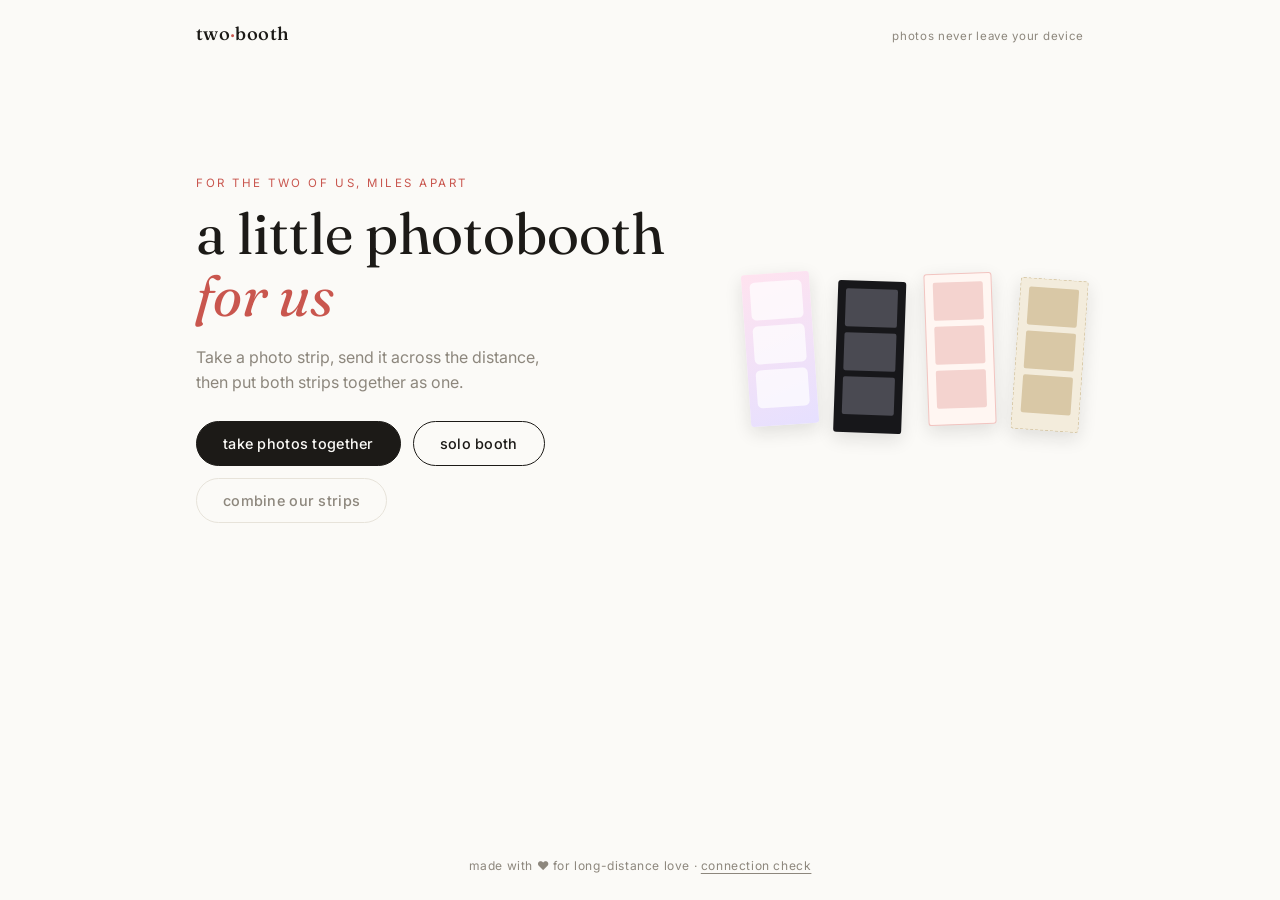
<file: index.html>
<!doctype html>
<html lang="en">
<head>
  <meta charset="utf-8" />
  <meta name="viewport" content="width=device-width, initial-scale=1" />
  <title>two·booth — a photobooth for the two of us</title>
  <meta name="description" content="A tiny online photobooth for long-distance couples. Take a strip, send it across the distance, put them together." />
  <link rel="icon" href="data:image/svg+xml,%3Csvg xmlns='http://www.w3.org/2000/svg' viewBox='0 0 24 24'%3E%3Cpath fill='%23c9564e' d='M12 21c-.4 0-.8-.15-1.1-.44C6.1 16.16 2 12.36 2 8.5 2 5.42 4.42 3 7.5 3c1.74 0 3.41.81 4.5 2.09A5.98 5.98 0 0 1 16.5 3C19.58 3 22 5.42 22 8.5c0 3.86-4.1 7.66-8.9 12.06-.3.29-.7.44-1.1.44z'/%3E%3C/svg%3E" />
  <link rel="preconnect" href="https://fonts.googleapis.com" />
  <link rel="preconnect" href="https://fonts.gstatic.com" crossorigin />
  <link href="https://fonts.googleapis.com/css2?family=Fraunces:ital,opsz,wght@0,9..144,300..600;1,9..144,300..600&family=Inter:wght@400;500;600&display=swap" rel="stylesheet" />
  <link rel="stylesheet" href="styles.css" />
</head>
<body>
  <div class="app">
    <header class="topbar">
      <button class="wordmark" id="homeLink" aria-label="Go to home">two<span class="dot">·</span>booth</button>
      <span class="topbar-note">photos never leave your device</span>
    </header>

    <main>
      <!-- ============ HOME ============ -->
      <section id="screen-home" class="screen active">
        <div class="floaties" aria-hidden="true">
          <span>&hearts;</span><span>&#9825;</span><span>&#10022;</span>
          <span>&hearts;</span><span>&#10023;</span><span>&#9825;</span><span>&hearts;</span>
        </div>
        <div class="hero">
          <p class="eyebrow">for the two of us, miles apart</p>
          <h1>a little photobooth<br /><em>for us</em></h1>
          <p class="lede">Take a photo strip, send it across the distance,<br class="wide-only" /> then put both strips together as one.</p>
          <div class="hero-actions">
            <button class="btn primary" data-goto="screen-live">take photos together</button>
            <button class="btn" data-goto="screen-setup">solo booth</button>
            <button class="btn ghost" data-goto="screen-together">combine our strips</button>
          </div>
        </div>
        <div class="hero-strips" aria-hidden="true">
          <div class="mini-strip theme-sweet"><i></i><i></i><i></i></div>
          <div class="mini-strip theme-noir"><i></i><i></i><i></i></div>
          <div class="mini-strip theme-love"><i></i><i></i><i></i></div>
          <div class="mini-strip theme-retro"><i></i><i></i><i></i></div>
        </div>
      </section>

      <!-- ============ LIVE TOGETHER ============ -->
      <section id="screen-live" class="screen">
        <p class="eyebrow">live together mode</p>
        <h2>one booth, two places</h2>
        <p class="lede">Host a booth and send them the code. Once they join, you'll see each other live — and every photo captures you both.</p>

        <div class="live-grid">
          <div class="live-card">
            <h3>host a booth</h3>
            <p class="live-sub">you'll get a code to send them.</p>
            <button class="btn primary" id="hostBtn">create a room</button>
            <div class="room-code" id="roomCode" hidden></div>
            <p class="live-status" id="hostStatus"></p>
          </div>
          <div class="live-divider" aria-hidden="true">or</div>
          <div class="live-card">
            <h3>join with a code</h3>
            <p class="live-sub">type the code they sent you.</p>
            <div class="join-row">
              <input id="joinCodeInput" type="text" maxlength="4" placeholder="CODE" autocomplete="off" autocapitalize="characters" spellcheck="false" />
              <button class="btn primary" id="joinBtn">join</button>
            </div>
            <p class="live-status" id="joinStatus"></p>
          </div>
        </div>

        <div class="screen-actions">
          <button class="btn ghost" data-goto="screen-home">back</button>
        </div>
      </section>

      <!-- ============ SETUP ============ -->
      <section id="screen-setup" class="screen">
        <p class="eyebrow">step 1 of 2</p>
        <h2>choose your booth</h2>
        <p class="duo-note" id="setupDuoNote" hidden>&hearts; they're in the room — you're choosing for both of you</p>

        <div class="design-grid" role="radiogroup" aria-label="Booth design">
          <button class="design-card selected" data-theme="classic" role="radio" aria-checked="true">
            <span class="mini-strip theme-classic"><i></i><i></i><i></i></span>
            <span class="design-name">classic</span>
            <span class="design-sub">clean &amp; timeless</span>
          </button>
          <button class="design-card" data-theme="noir" role="radio" aria-checked="false">
            <span class="mini-strip theme-noir"><i></i><i></i><i></i></span>
            <span class="design-name">noir</span>
            <span class="design-sub">black &amp; white film</span>
          </button>
          <button class="design-card" data-theme="blush" role="radio" aria-checked="false">
            <span class="mini-strip theme-blush"><i></i><i></i><i></i></span>
            <span class="design-name">blush</span>
            <span class="design-sub">soft &amp; sweet</span>
          </button>
          <button class="design-card" data-theme="retro" role="radio" aria-checked="false">
            <span class="mini-strip theme-retro"><i></i><i></i><i></i></span>
            <span class="design-name">retro</span>
            <span class="design-sub">warm old paper</span>
          </button>
          <button class="design-card" data-theme="sweet" role="radio" aria-checked="false">
            <span class="mini-strip theme-sweet"><i></i><i></i><i></i></span>
            <span class="design-name">sweet</span>
            <span class="design-sub">dreamy pastel</span>
          </button>
          <button class="design-card" data-theme="love" role="radio" aria-checked="false">
            <span class="mini-strip theme-love"><i></i><i></i><i></i></span>
            <span class="design-name">love</span>
            <span class="design-sub">for the two of us</span>
          </button>
        </div>

        <div class="customizer">
          <span class="field-label">border</span>
          <div class="chip-row" id="borderRow" role="radiogroup" aria-label="Strip border">
            <button class="opt-chip selected" data-border="none" role="radio" aria-checked="true">none</button>
            <button class="opt-chip" data-border="hearts" role="radio" aria-checked="false">&hearts; hearts</button>
            <button class="opt-chip" data-border="dots" role="radio" aria-checked="false">&bull; dots</button>
            <button class="opt-chip" data-border="stars" role="radio" aria-checked="false">&#10022; stars</button>
            <button class="opt-chip" data-border="scallop" role="radio" aria-checked="false">&#9096; scallop</button>
            <button class="opt-chip" data-border="film" role="radio" aria-checked="false">&#9635; film</button>
          </div>
          <div class="swatch-row" id="borderColorRow" role="radiogroup" aria-label="Border color">
            <button class="swatch selected" data-color="#c9564e" style="--sw:#c9564e" role="radio" aria-checked="true" aria-label="rose"></button>
            <button class="swatch" data-color="#d8a94a" style="--sw:#d8a94a" role="radio" aria-checked="false" aria-label="gold"></button>
            <button class="swatch" data-color="#e78fa0" style="--sw:#e78fa0" role="radio" aria-checked="false" aria-label="blush"></button>
            <button class="swatch" data-color="#1c1a17" style="--sw:#1c1a17" role="radio" aria-checked="false" aria-label="ink"></button>
            <button class="swatch" data-color="#6aa7c4" style="--sw:#6aa7c4" role="radio" aria-checked="false" aria-label="sky"></button>
            <button class="swatch" data-color="#ffffff" style="--sw:#ffffff" role="radio" aria-checked="false" aria-label="cream"></button>
          </div>
        </div>

        <div class="setup-row">
          <div class="field">
            <label class="field-label" for="captionInput">caption on the strip</label>
            <input id="captionInput" type="text" maxlength="26" placeholder="you + me" autocomplete="off" />
          </div>
          <div class="field">
            <span class="field-label" id="shotsLabel">photos per strip</span>
            <div class="segmented" role="radiogroup" aria-labelledby="shotsLabel">
              <button class="seg selected" data-shots="3" role="radio" aria-checked="true">3</button>
              <button class="seg" data-shots="4" role="radio" aria-checked="false">4</button>
            </div>
          </div>
        </div>

        <div class="screen-actions">
          <button class="btn primary" id="openBoothBtn">open the camera</button>
          <button class="btn ghost" data-goto="screen-home">back</button>
        </div>
      </section>

      <!-- ============ BOOTH ============ -->
      <section id="screen-booth" class="screen">
        <p class="eyebrow">step 2 of 2</p>
        <h2 id="boothTitle">smile, you're on camera</h2>

        <div class="camera-wrap" id="cameraWrap">
          <div class="video-pane">
            <video id="video" autoplay playsinline muted></video>
            <canvas class="filter-overlay" id="localOverlay"></canvas>
            <span class="video-label" id="localLabel" hidden>you</span>
          </div>
          <div class="video-pane" id="remotePane" hidden>
            <video id="remoteVideo" autoplay playsinline muted></video>
            <canvas class="filter-overlay" id="remoteOverlay"></canvas>
            <span class="video-label">them</span>
            <div class="remote-waiting" id="remoteWaiting">waiting for them&hellip;</div>
          </div>
          <div id="countdown" class="countdown" aria-live="polite"></div>
          <div id="cameraError" class="camera-error" hidden>
            <p><strong>camera unavailable</strong></p>
            <p id="cameraErrorMsg">Please allow camera access in your browser, then try again.</p>
            <button class="btn small" id="retryCameraBtn">try again</button>
          </div>
        </div>
        <p class="duo-status" id="duoStatus" hidden></p>

        <div class="filter-row" id="filterRow" role="radiogroup" aria-label="Fun filters">
          <button class="filter-chip selected" data-filter="none" role="radio" aria-checked="true">&#10005; none</button>
          <button class="filter-chip" data-filter="dog" role="radio" aria-checked="false">&#128054; dog</button>
          <button class="filter-chip" data-filter="bunny" role="radio" aria-checked="false">&#128048; bunny</button>
          <button class="filter-chip" data-filter="shades" role="radio" aria-checked="false">&#128526; shades</button>
          <button class="filter-chip" data-filter="mustache" role="radio" aria-checked="false">&#129502; stache</button>
          <button class="filter-chip" data-filter="hearts" role="radio" aria-checked="false">&#128149; hearts</button>
          <button class="filter-chip" data-filter="crown" role="radio" aria-checked="false">&#128081; crown</button>
        </div>

        <div class="shot-dots" id="shotDots" aria-label="Photos taken"></div>

        <div class="booth-controls">
          <button class="btn ghost" id="boothBackBtn">back</button>
          <button class="shutter" id="shutterBtn" aria-label="Start taking photos">
            <span class="shutter-ring"></span>
          </button>
          <button class="btn ghost" id="flipBtn" aria-label="Flip camera">flip</button>
        </div>
        <p class="hint" id="boothHint">3&hellip; 2&hellip; 1&hellip; each photo has a short countdown</p>
      </section>

      <!-- ============ RESULT ============ -->
      <section id="screen-result" class="screen">
        <p class="eyebrow">your strip is ready</p>
        <h2>send it across the distance</h2>
        <div class="result-wrap">
          <img id="resultImg" alt="Your finished photo strip" />
        </div>
        <div class="screen-actions">
          <button class="btn primary" id="downloadBtn">download</button>
          <button class="btn" id="shareBtn" hidden>share</button>
          <button class="btn ghost" id="retakeBtn">retake</button>
          <button class="btn ghost" data-goto="screen-setup">new session</button>
        </div>
        <button class="link-btn" id="toTogetherBtn">have their strip already? combine them &rarr;</button>
      </section>

      <!-- ============ TOGETHER ============ -->
      <section id="screen-together" class="screen">
        <p class="eyebrow">together mode</p>
        <h2>two strips, one frame</h2>
        <p class="lede">Add your strip and theirs — we'll join them side by side.</p>

        <div class="slots">
          <label class="slot" id="slotA">
            <input type="file" accept="image/*" id="fileA" hidden />
            <img id="thumbA" alt="" hidden />
            <span class="slot-text" id="slotAText">+ your strip</span>
          </label>
          <span class="slot-heart" aria-hidden="true">&hearts;</span>
          <label class="slot" id="slotB">
            <input type="file" accept="image/*" id="fileB" hidden />
            <img id="thumbB" alt="" hidden />
            <span class="slot-text" id="slotBText">+ their strip</span>
          </label>
        </div>

        <div class="field together-caption">
          <label class="field-label" for="togetherCaption">caption</label>
          <input id="togetherCaption" type="text" maxlength="30" placeholder="together, always" autocomplete="off" />
        </div>

        <div class="customizer center">
          <span class="field-label">frame</span>
          <div class="chip-row" id="coupleBorderRow" role="radiogroup" aria-label="Couple frame">
            <button class="opt-chip selected" data-border="hearts" role="radio" aria-checked="true">&hearts; hearts</button>
            <button class="opt-chip" data-border="none" role="radio" aria-checked="false">none</button>
            <button class="opt-chip" data-border="dots" role="radio" aria-checked="false">&bull; dots</button>
            <button class="opt-chip" data-border="stars" role="radio" aria-checked="false">&#10022; stars</button>
            <button class="opt-chip" data-border="scallop" role="radio" aria-checked="false">&#9096; scallop</button>
          </div>
          <div class="swatch-row" id="coupleColorRow" role="radiogroup" aria-label="Frame color">
            <button class="swatch selected" data-color="#c9564e" style="--sw:#c9564e" role="radio" aria-checked="true" aria-label="rose"></button>
            <button class="swatch" data-color="#d8a94a" style="--sw:#d8a94a" role="radio" aria-checked="false" aria-label="gold"></button>
            <button class="swatch" data-color="#e78fa0" style="--sw:#e78fa0" role="radio" aria-checked="false" aria-label="blush"></button>
            <button class="swatch" data-color="#1c1a17" style="--sw:#1c1a17" role="radio" aria-checked="false" aria-label="ink"></button>
            <button class="swatch" data-color="#6aa7c4" style="--sw:#6aa7c4" role="radio" aria-checked="false" aria-label="sky"></button>
          </div>
        </div>

        <div class="screen-actions">
          <button class="btn primary" id="mergeBtn" disabled>put us together</button>
          <button class="btn ghost" data-goto="screen-home">back</button>
        </div>

        <div class="result-wrap" id="coupleResultWrap" hidden>
          <img id="coupleImg" alt="Combined couple photo strip" />
          <div class="screen-actions">
            <button class="btn primary" id="coupleDownloadBtn">download</button>
            <button class="btn" id="coupleShareBtn" hidden>share</button>
          </div>
        </div>
      </section>
    </main>

    <footer class="foot">
      <span>made with &hearts; for long-distance love &middot; <a href="check.html">connection check</a></span>
    </footer>
  </div>

  <div id="flash" aria-hidden="true"></div>
  <script src="peerjs.min.js"></script>
  <script src="app.js"></script>
</body>
</html>
</file>
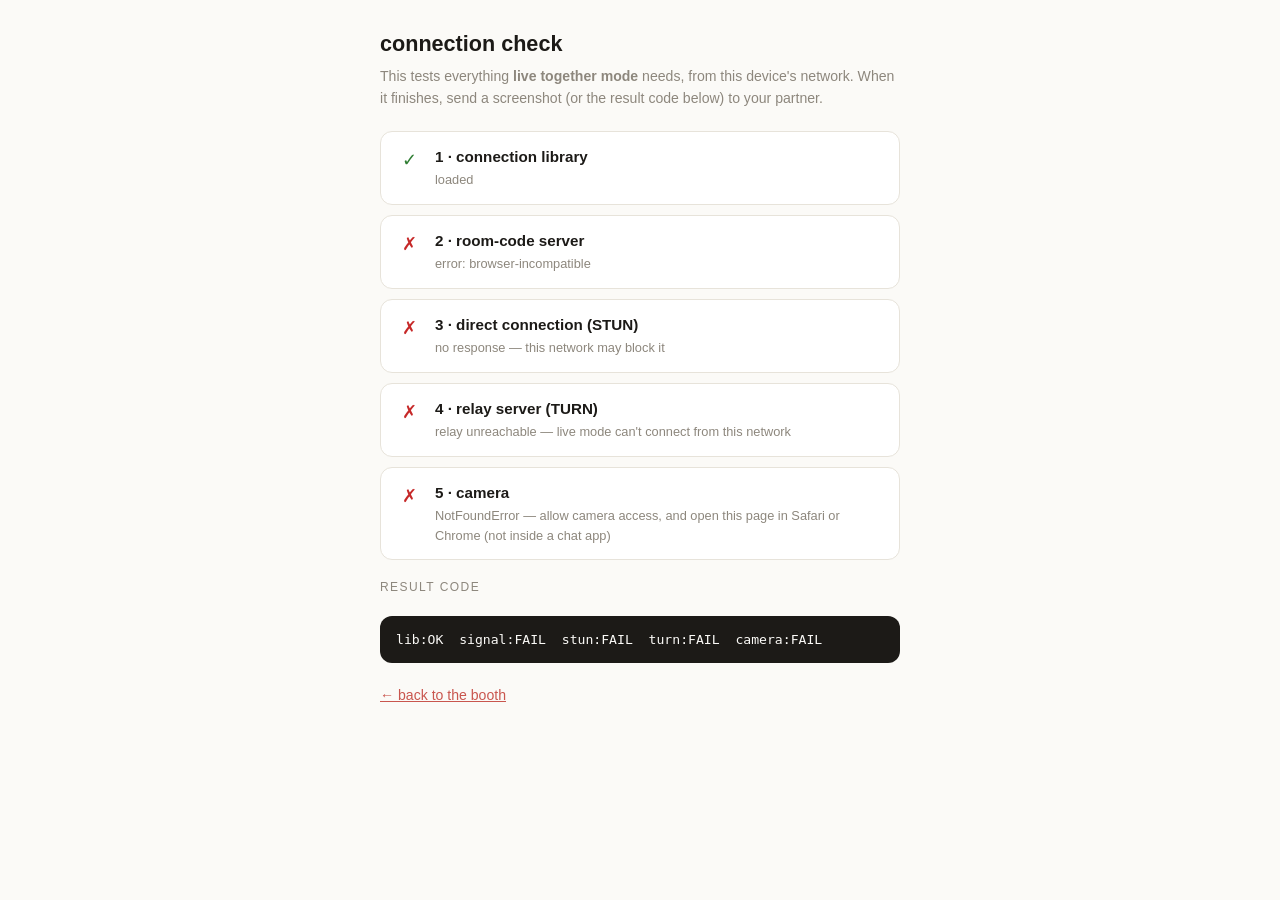
<file: check.html>
<!doctype html>
<html lang="en">
<head>
  <meta charset="utf-8" />
  <meta name="viewport" content="width=device-width, initial-scale=1" />
  <title>two·booth — connection check</title>
  <link rel="icon" href="data:image/svg+xml,%3Csvg xmlns='http://www.w3.org/2000/svg' viewBox='0 0 24 24'%3E%3Cpath fill='%23c9564e' d='M12 21c-.4 0-.8-.15-1.1-.44C6.1 16.16 2 12.36 2 8.5 2 5.42 4.42 3 7.5 3c1.74 0 3.41.81 4.5 2.09A5.98 5.98 0 0 1 16.5 3C19.58 3 22 5.42 22 8.5c0 3.86-4.1 7.66-8.9 12.06-.3.29-.7.44-1.1.44z'/%3E%3C/svg%3E" />
  <style>
    * { box-sizing: border-box; }
    body {
      font-family: -apple-system, "Segoe UI", "Inter", sans-serif;
      background: #fbfaf7; color: #1c1a17;
      max-width: 560px; margin: 0 auto; padding: 28px 20px 40px;
      line-height: 1.5;
    }
    h1 { font-size: 1.35rem; font-weight: 600; margin: 0 0 6px; }
    .sub { color: #8d877d; font-size: 0.88rem; margin: 0 0 22px; }
    .test {
      display: flex; gap: 14px; align-items: flex-start;
      padding: 14px 16px; background: #fff;
      border: 1.5px solid #e7e3da; border-radius: 12px; margin: 10px 0;
    }
    .badge { font-size: 1.15rem; width: 24px; text-align: center; flex: none; }
    .name { font-weight: 600; font-size: 0.95rem; }
    .note { color: #8d877d; font-size: 0.8rem; margin-top: 2px; }
    .pass { color: #2e7d32; } .fail { color: #c62828; } .wait { color: #b5afa4; }
    #summary {
      margin-top: 20px; padding: 14px 16px; border-radius: 12px;
      background: #1c1a17; color: #fbfaf7; font-family: monospace;
      font-size: 0.82rem; white-space: pre-wrap; word-break: break-word;
    }
    .summary-label { font-size: 0.75rem; color: #8d877d; margin: 18px 0 6px; text-transform: uppercase; letter-spacing: 0.12em; }
    a { color: #c9564e; }
  </style>
</head>
<body>
  <h1>connection check</h1>
  <p class="sub">This tests everything <strong>live together mode</strong> needs, from this device's network. When it finishes, send a screenshot (or the result code below) to your partner.</p>

  <div id="tests"></div>

  <p class="summary-label">result code</p>
  <div id="summary">running&hellip;</div>

  <p class="sub" style="margin-top:22px"><a href="index.html">&larr; back to the booth</a></p>

  <script src="peerjs.min.js"></script>
  <script>
    (async () => {
      "use strict";

      const ICE_SERVERS = [
        { urls: "stun:stun.l.google.com:19302" },
        { urls: "stun:stun.relay.metered.ca:80" },
        { urls: "turn:global.relay.metered.ca:80", username: "8e8c020fbc671512bf009b53", credential: "yWnWUUiFUNNGvONE" },
        { urls: "turn:global.relay.metered.ca:80?transport=tcp", username: "8e8c020fbc671512bf009b53", credential: "yWnWUUiFUNNGvONE" },
        { urls: "turn:global.relay.metered.ca:443", username: "8e8c020fbc671512bf009b53", credential: "yWnWUUiFUNNGvONE" },
        { urls: "turns:global.relay.metered.ca:443?transport=tcp", username: "8e8c020fbc671512bf009b53", credential: "yWnWUUiFUNNGvONE" },
      ];

      const TESTS = [
        ["lib", "1 · connection library"],
        ["signal", "2 · room-code server"],
        ["stun", "3 · direct connection (STUN)"],
        ["turn", "4 · relay server (TURN)"],
        ["camera", "5 · camera"],
      ];

      const results = {};
      const wrap = document.getElementById("tests");
      for (const [id, name] of TESTS) {
        const el = document.createElement("div");
        el.className = "test";
        el.innerHTML =
          '<div class="badge wait" id="b-' + id + '">&hellip;</div>' +
          '<div><div class="name">' + name + '</div>' +
          '<div class="note" id="n-' + id + '">testing&hellip;</div></div>';
        wrap.appendChild(el);
      }

      const render = () => {
        const code = TESTS.map(([id]) =>
          id + ":" + (results[id] === undefined ? "…" : results[id] ? "OK" : "FAIL")
        ).join("  ");
        document.getElementById("summary").textContent = code;
      };

      const set = (id, ok, note) => {
        results[id] = ok;
        const b = document.getElementById("b-" + id);
        b.innerHTML = ok ? "&#10003;" : "&#10007;";
        b.className = "badge " + (ok ? "pass" : "fail");
        document.getElementById("n-" + id).textContent = note;
        render();
      };

      // 1 · library (self-hosted, so this really tests the site host)
      const libOk = typeof window.Peer === "function";
      set("lib", libOk, libOk ? "loaded" : "failed to load — the site host may be blocked");

      // 2 · signaling server
      await new Promise((done) => {
        if (!libOk) { set("signal", false, "skipped — library missing"); done(); return; }
        let settled = false;
        const finish = (ok, note, p) => {
          if (settled) return;
          settled = true;
          if (p) { try { p.destroy(); } catch (_) {} }
          set("signal", ok, note);
          done();
        };
        try {
          const p = new Peer();
          p.on("open", () => finish(true, "connected", p));
          p.on("error", (e) => finish(false, "error: " + ((e && e.type) || e), p));
          setTimeout(() => finish(false, "timed out — the server may be blocked on this network", p), 12000);
        } catch (e) {
          finish(false, String(e));
        }
      });

      // 3 + 4 · STUN and TURN reachability
      await new Promise((done) => {
        let srflx = false, relay = false, settled = false;
        let pc;
        const finish = () => {
          if (settled) return;
          settled = true;
          try { pc && pc.close(); } catch (_) {}
          set("stun", srflx, srflx ? "reachable" : "no response — this network may block it");
          set("turn", relay, relay
            ? "relay reachable — strict networks are handled"
            : "relay unreachable — live mode can't connect from this network");
          done();
        };
        try {
          pc = new RTCPeerConnection({ iceServers: ICE_SERVERS });
          pc.createDataChannel("probe");
          pc.onicecandidate = (e) => {
            if (!e.candidate) { finish(); return; }
            if (/typ srflx/.test(e.candidate.candidate)) srflx = true;
            if (/typ relay/.test(e.candidate.candidate)) relay = true;
          };
          pc.createOffer().then((o) => pc.setLocalDescription(o));
          setTimeout(finish, 16000);
        } catch (e) {
          finish();
        }
      });

      // 5 · camera
      try {
        const s = await navigator.mediaDevices.getUserMedia({ video: true, audio: false });
        s.getTracks().forEach((t) => t.stop());
        set("camera", true, "allowed");
      } catch (e) {
        set("camera", false,
          ((e && e.name) || "error") +
          " — allow camera access, and open this page in Safari or Chrome (not inside a chat app)");
      }
    })();
  </script>
</body>
</html>
</file>
<file: styles.css>
/* ============ base ============ */
:root {
  --paper: #fbfaf7;
  --ink: #1c1a17;
  --muted: #8d877d;
  --line: #e7e3da;
  --accent: #c9564e;
  --blush: #e8b4bc;
  --radius: 14px;
  --serif: "Fraunces", Georgia, serif;
  --sans: "Inter", -apple-system, "Segoe UI", sans-serif;
}

* { box-sizing: border-box; }

html, body {
  margin: 0;
  padding: 0;
}

body {
  background: var(--paper);
  color: var(--ink);
  font-family: var(--sans);
  font-size: 16px;
  line-height: 1.55;
  -webkit-font-smoothing: antialiased;
  min-height: 100dvh;
}

.app {
  max-width: 960px;
  margin: 0 auto;
  padding: 0 20px;
  min-height: 100dvh;
  display: flex;
  flex-direction: column;
}

main { flex: 1; }

/* ============ topbar / footer ============ */
.topbar {
  display: flex;
  align-items: baseline;
  justify-content: space-between;
  padding: 22px 0 10px;
}

.wordmark {
  font-family: var(--serif);
  font-size: 1.15rem;
  font-weight: 500;
  letter-spacing: 0.02em;
  background: none;
  border: none;
  color: var(--ink);
  cursor: pointer;
  padding: 0;
}

.wordmark .dot {
  color: var(--accent);
  display: inline-block;
  animation: beat 1.9s ease-in-out infinite;
}

@keyframes beat {
  0%, 100% { transform: scale(1); }
  15% { transform: scale(1.35); }
  30% { transform: scale(1); }
}

.topbar-note {
  font-size: 0.72rem;
  color: var(--muted);
  letter-spacing: 0.06em;
}

.foot {
  padding: 28px 0 24px;
  text-align: center;
  font-size: 0.75rem;
  color: var(--muted);
  letter-spacing: 0.05em;
}

.foot a {
  color: var(--muted);
  text-decoration: underline;
  text-underline-offset: 3px;
}

.foot a:hover { color: var(--accent); }

/* ============ screens ============ */
.screen {
  display: none;
  padding: 28px 0 12px;
  animation: fadeIn 0.35s ease both;
}

.screen.active { display: block; }

@keyframes fadeIn {
  from { opacity: 0; transform: translateY(8px); }
  to { opacity: 1; transform: none; }
}

.eyebrow {
  font-size: 0.72rem;
  text-transform: uppercase;
  letter-spacing: 0.22em;
  color: var(--accent);
  margin: 0 0 10px;
}

h1 {
  font-family: var(--serif);
  font-weight: 400;
  font-size: clamp(2.3rem, 7vw, 3.6rem);
  line-height: 1.08;
  margin: 0 0 18px;
}

h1 em, h2 em {
  font-style: italic;
  color: var(--accent);
}

h2 {
  font-family: var(--serif);
  font-weight: 400;
  font-size: clamp(1.6rem, 5vw, 2.2rem);
  margin: 0 0 14px;
}

.lede {
  color: var(--muted);
  max-width: 44ch;
  margin: 0 0 26px;
}

.hint {
  font-size: 0.78rem;
  color: var(--muted);
  text-align: center;
  margin-top: 14px;
}

.wide-only { display: none; }

/* ============ buttons ============ */
.btn {
  font-family: var(--sans);
  font-size: 0.9rem;
  font-weight: 500;
  letter-spacing: 0.02em;
  padding: 13px 26px;
  border-radius: 999px;
  border: 1px solid var(--ink);
  background: transparent;
  color: var(--ink);
  cursor: pointer;
  transition: transform 0.15s ease, background 0.2s ease, color 0.2s ease, opacity 0.2s;
  touch-action: manipulation;
}

.btn:hover { transform: translateY(-1px); }
.btn:active { transform: translateY(0); }
.btn:disabled { opacity: 0.4; cursor: not-allowed; transform: none; }

.btn.primary {
  background: var(--ink);
  color: var(--paper);
}

.btn.primary:hover { background: #000; }

.btn.ghost {
  border-color: var(--line);
  color: var(--muted);
}

.btn.ghost:hover { color: var(--ink); border-color: var(--ink); }

.btn.small { padding: 9px 18px; font-size: 0.8rem; }

.link-btn {
  display: block;
  margin: 22px auto 0;
  background: none;
  border: none;
  color: var(--muted);
  font-size: 0.85rem;
  text-decoration: underline;
  text-underline-offset: 4px;
  cursor: pointer;
}

.link-btn:hover { color: var(--accent); }

.screen-actions {
  display: flex;
  flex-wrap: wrap;
  gap: 12px;
  margin-top: 26px;
  justify-content: center;
}

.hero-actions {
  display: flex;
  flex-wrap: wrap;
  gap: 12px;
}

/* ============ home ============ */
.hero { padding-top: 6vh; }

#screen-home {
  display: none;
  gap: 24px;
  position: relative;
}

#screen-home.active { display: flex; flex-direction: column; }

/* staggered entrance for the hero */
.hero > * {
  opacity: 0;
  animation: riseIn 0.7s cubic-bezier(0.22, 1, 0.36, 1) forwards;
}
.hero > *:nth-child(1) { animation-delay: 0.05s; }
.hero > *:nth-child(2) { animation-delay: 0.15s; }
.hero > *:nth-child(3) { animation-delay: 0.25s; }
.hero > *:nth-child(4) { animation-delay: 0.35s; }

@keyframes riseIn {
  from { opacity: 0; transform: translateY(16px); }
  to { opacity: 1; transform: none; }
}

/* floating hearts behind the hero */
.floaties {
  position: absolute;
  inset: 0;
  overflow: hidden;
  pointer-events: none;
  z-index: 0;
}

.floaties span {
  position: absolute;
  bottom: -40px;
  color: var(--blush);
  font-size: 1.1rem;
  opacity: 0;
  animation: drift 11s linear infinite;
}

.floaties span:nth-child(1) { left: 8%;  font-size: 1.3rem; animation-delay: 0s; }
.floaties span:nth-child(2) { left: 22%; animation-delay: 3.5s; color: var(--accent); }
.floaties span:nth-child(3) { left: 38%; font-size: 0.9rem; animation-delay: 6s; }
.floaties span:nth-child(4) { left: 55%; font-size: 1.4rem; animation-delay: 1.8s; }
.floaties span:nth-child(5) { left: 70%; font-size: 0.85rem; animation-delay: 4.8s; color: var(--accent); }
.floaties span:nth-child(6) { left: 82%; animation-delay: 8s; }
.floaties span:nth-child(7) { left: 92%; font-size: 1.2rem; animation-delay: 2.6s; }

@keyframes drift {
  0% { transform: translateY(0) rotate(0); opacity: 0; }
  10% { opacity: 0.55; }
  90% { opacity: 0.55; }
  100% { transform: translateY(-88vh) rotate(28deg); opacity: 0; }
}

.hero, .hero-strips { position: relative; z-index: 1; }

.hero-strips {
  display: flex;
  gap: 18px;
  justify-content: center;
  padding: 34px 0 10px;
}

.hero-strips .mini-strip {
  animation: sway 5s ease-in-out infinite;
}
.hero-strips .mini-strip:nth-child(1) { transform: rotate(-4deg); animation-delay: 0s; }
.hero-strips .mini-strip:nth-child(2) { transform: rotate(2deg) translateY(8px); animation-delay: 0.4s; }
.hero-strips .mini-strip:nth-child(3) { transform: rotate(-2deg); animation-delay: 0.8s; }
.hero-strips .mini-strip:nth-child(4) { transform: rotate(4deg) translateY(6px); animation-delay: 1.2s; }

@keyframes sway {
  0%, 100% { translate: 0 0; }
  50% { translate: 0 -7px; }
}

/* ============ mini strips (css previews) ============ */
.mini-strip {
  display: flex;
  flex-direction: column;
  gap: 6px;
  width: 58px;
  padding: 8px 8px 16px;
  border-radius: 3px;
  box-shadow: 0 6px 18px rgba(28, 26, 23, 0.12);
}

.mini-strip i {
  display: block;
  height: 32px;
  border-radius: 2px;
}

.theme-classic { background: #ffffff; border: 1px solid var(--line); }
.theme-classic i { background: #dcd8cf; }

.theme-noir { background: #17171a; }
.theme-noir i { background: #4a4a52; }

.theme-blush { background: #fbeef0; }
.theme-blush i { background: #e9c3ca; }

.theme-retro { background: #f3ecdc; border: 1px dashed #d8c9a8; }
.theme-retro i { background: #d9c8a6; }

.theme-sweet { background: linear-gradient(160deg, #ffe3ef 0%, #e6e0ff 100%); }
.theme-sweet i { background: rgba(255, 255, 255, 0.72); border-radius: 5px; }

.theme-love { background: #fff6f2; border: 1px solid #f2c4c0; }
.theme-love i { background: #f4d3cf; }

/* ============ setup ============ */
.design-grid {
  display: grid;
  grid-template-columns: repeat(2, 1fr);
  gap: 14px;
  margin: 22px 0 30px;
}

.design-card {
  display: flex;
  flex-direction: column;
  align-items: center;
  gap: 10px;
  padding: 20px 12px 16px;
  background: #fff;
  border: 1.5px solid var(--line);
  border-radius: var(--radius);
  cursor: pointer;
  transition: border-color 0.2s ease, transform 0.15s ease, box-shadow 0.2s;
}

.design-card:hover { transform: translateY(-2px); box-shadow: 0 8px 22px rgba(28,26,23,0.07); }

.design-card.selected {
  border-color: var(--ink);
  box-shadow: 0 8px 22px rgba(28,26,23,0.09);
  animation: chipPop 0.3s ease;
}

.design-card .mini-strip { box-shadow: 0 4px 12px rgba(28,26,23,0.1); }

.design-name {
  font-family: var(--serif);
  font-size: 1.05rem;
}

.design-sub {
  font-size: 0.72rem;
  color: var(--muted);
  letter-spacing: 0.04em;
}

/* ============ customizer (borders) ============ */
.customizer {
  display: flex;
  flex-direction: column;
  gap: 10px;
  margin: 0 0 26px;
}

.customizer.center { align-items: center; }

.chip-row {
  display: flex;
  flex-wrap: wrap;
  gap: 8px;
}

.customizer.center .chip-row,
.customizer.center .swatch-row { justify-content: center; }

.opt-chip {
  font-family: var(--sans);
  font-size: 0.8rem;
  padding: 8px 15px;
  border-radius: 999px;
  border: 1.5px solid var(--line);
  background: #fff;
  color: var(--muted);
  cursor: pointer;
  transition: border-color 0.2s, color 0.2s, transform 0.12s;
  touch-action: manipulation;
}

.opt-chip:hover { border-color: var(--ink); color: var(--ink); }
.opt-chip.selected {
  border-color: var(--ink);
  background: var(--ink);
  color: var(--paper);
  animation: chipPop 0.28s ease;
}

.swatch-row { display: flex; gap: 10px; }

.swatch {
  width: 26px;
  height: 26px;
  border-radius: 50%;
  border: 2px solid var(--line);
  background: var(--sw);
  cursor: pointer;
  padding: 0;
  transition: transform 0.15s ease, box-shadow 0.2s;
}

.swatch:hover { transform: scale(1.12); }
.swatch.selected {
  border-color: var(--ink);
  box-shadow: 0 0 0 2px var(--paper), 0 0 0 3.5px var(--ink);
  animation: chipPop 0.28s ease;
}

@keyframes chipPop {
  0% { transform: scale(0.9); }
  55% { transform: scale(1.08); }
  100% { transform: scale(1); }
}

.setup-row {
  display: flex;
  flex-wrap: wrap;
  gap: 22px;
  align-items: flex-end;
}

.field { display: flex; flex-direction: column; gap: 8px; }

.field-label {
  font-size: 0.72rem;
  text-transform: uppercase;
  letter-spacing: 0.16em;
  color: var(--muted);
}

input[type="text"] {
  font-family: var(--sans);
  font-size: 1rem;
  padding: 12px 16px;
  border: 1.5px solid var(--line);
  border-radius: 10px;
  background: #fff;
  color: var(--ink);
  width: min(280px, 100%);
  outline: none;
  transition: border-color 0.2s;
}

input[type="text"]:focus { border-color: var(--ink); }

.segmented {
  display: inline-flex;
  border: 1.5px solid var(--line);
  border-radius: 999px;
  overflow: hidden;
  background: #fff;
}

.seg {
  border: none;
  background: transparent;
  font-family: var(--sans);
  font-size: 0.95rem;
  padding: 10px 22px;
  cursor: pointer;
  color: var(--muted);
  transition: background 0.2s, color 0.2s;
}

.seg.selected { background: var(--ink); color: var(--paper); }

/* ============ booth ============ */
#screen-booth { text-align: center; }
#screen-booth .eyebrow, #screen-booth h2 { text-align: left; }

.camera-wrap {
  position: relative;
  margin: 18px auto 0;
  max-width: 560px;
  aspect-ratio: 4 / 3;
  border-radius: var(--radius);
  overflow: hidden;
  background: #101010;
  box-shadow: 0 18px 44px rgba(28, 26, 23, 0.18);
  display: flex;
}

.video-pane {
  position: relative;
  flex: 1;
  min-width: 0;
}

.video-pane[hidden] { display: none; }

.video-pane video {
  width: 100%;
  height: 100%;
  object-fit: cover;
  display: block;
}

.video-pane video.mirrored { transform: scaleX(-1); }

#remotePane { border-left: 2px solid rgba(251, 250, 247, 0.25); }

/* in a live session the host is always shown on the left, on both devices */
.camera-wrap.guest-view .video-pane:not(#remotePane) { order: 2; }
.camera-wrap.guest-view #remotePane {
  order: 1;
  border-left: none;
  border-right: 2px solid rgba(251, 250, 247, 0.25);
}

.filter-overlay {
  position: absolute;
  inset: 0;
  width: 100%;
  height: 100%;
  pointer-events: none;
}

.video-label {
  position: absolute;
  bottom: 10px;
  left: 12px;
  font-size: 0.66rem;
  letter-spacing: 0.14em;
  text-transform: uppercase;
  color: rgba(255, 255, 255, 0.85);
  background: rgba(0, 0, 0, 0.35);
  padding: 3px 10px;
  border-radius: 999px;
  pointer-events: none;
}

.video-label[hidden] { display: none; }

.remote-waiting {
  position: absolute;
  inset: 0;
  display: flex;
  align-items: center;
  justify-content: center;
  color: #b9b3a8;
  font-size: 0.82rem;
  padding: 12px;
  text-align: center;
}

.remote-waiting[hidden] { display: none; }

.duo-status {
  text-align: center;
  font-size: 0.78rem;
  color: var(--muted);
  margin: 12px 0 0;
  min-height: 1.2em;
}

.duo-note {
  font-size: 0.82rem;
  color: var(--accent);
  margin: -4px 0 10px;
}

.countdown {
  position: absolute;
  inset: 0;
  display: flex;
  align-items: center;
  justify-content: center;
  font-family: var(--serif);
  font-size: clamp(4rem, 18vw, 7rem);
  color: #fff;
  text-shadow: 0 4px 30px rgba(0,0,0,0.45);
  pointer-events: none;
}

.countdown.pop { animation: pop 0.9s ease both; }

@keyframes pop {
  0% { opacity: 0; transform: scale(1.35); }
  25% { opacity: 1; transform: scale(1); }
  85% { opacity: 1; }
  100% { opacity: 0; }
}

.camera-error[hidden] { display: none; }

.camera-error {
  position: absolute;
  inset: 0;
  display: flex;
  flex-direction: column;
  align-items: center;
  justify-content: center;
  gap: 8px;
  padding: 24px;
  background: #101010;
  color: #d9d4cb;
  font-size: 0.88rem;
  text-align: center;
}

.camera-error .btn { border-color: #d9d4cb; color: #d9d4cb; margin-top: 8px; }

.filter-row {
  display: flex;
  gap: 8px;
  justify-content: flex-start;
  margin: 14px auto 0;
  max-width: 560px;
  overflow-x: auto;
  padding: 2px;
  -webkit-overflow-scrolling: touch;
  scrollbar-width: none;
}

.filter-row::-webkit-scrollbar { display: none; }

.filter-chip {
  flex: none;
  font-family: var(--sans);
  font-size: 0.78rem;
  padding: 8px 14px;
  border-radius: 999px;
  border: 1.5px solid var(--line);
  background: #fff;
  color: var(--muted);
  cursor: pointer;
  transition: border-color 0.2s, color 0.2s;
  touch-action: manipulation;
}

.filter-chip:hover { border-color: var(--ink); color: var(--ink); }

.filter-chip.selected {
  border-color: var(--ink);
  background: var(--ink);
  color: var(--paper);
}

@media (min-width: 640px) {
  .filter-row { justify-content: center; }
}

.shot-dots {
  display: flex;
  gap: 10px;
  justify-content: center;
  margin: 20px 0 4px;
  min-height: 10px;
}

.shot-dots span {
  width: 10px;
  height: 10px;
  border-radius: 50%;
  border: 1.5px solid var(--ink);
  transition: background 0.25s;
}

.shot-dots span.done { background: var(--accent); border-color: var(--accent); }

.booth-controls {
  display: flex;
  align-items: center;
  justify-content: center;
  gap: 26px;
  margin-top: 16px;
}

.shutter {
  width: 72px;
  height: 72px;
  border-radius: 50%;
  border: 2px solid var(--ink);
  background: var(--paper);
  cursor: pointer;
  display: grid;
  place-items: center;
  transition: transform 0.15s ease;
}

.shutter:hover { transform: scale(1.05); }
.shutter:disabled { opacity: 0.4; cursor: not-allowed; transform: none; }

.shutter-ring {
  width: 54px;
  height: 54px;
  border-radius: 50%;
  background: var(--accent);
  transition: transform 0.15s ease;
  animation: readyPulse 2.2s ease-in-out infinite;
}

.shutter:disabled .shutter-ring { animation: none; }
.shutter:active .shutter-ring { transform: scale(0.88); animation: none; }

@keyframes readyPulse {
  0%, 100% { box-shadow: 0 0 0 0 rgba(201, 86, 78, 0.45); }
  70% { box-shadow: 0 0 0 12px rgba(201, 86, 78, 0); }
}

/* ============ result ============ */
#screen-result { text-align: center; }
#screen-result .eyebrow, #screen-result h2 { text-align: left; }

.result-wrap {
  margin: 24px auto 0;
  display: flex;
  flex-direction: column;
  align-items: center;
  gap: 18px;
}

#resultImg, #coupleImg {
  max-width: min(320px, 82vw);
  max-height: 70vh;
  width: auto;
  border-radius: 4px;
  box-shadow: 0 22px 55px rgba(28, 26, 23, 0.22);
  animation: dropIn 0.6s cubic-bezier(0.22, 1, 0.36, 1);
}

@keyframes dropIn {
  0% { opacity: 0; transform: translateY(-26px) rotate(-3deg) scale(0.96); }
  60% { opacity: 1; }
  100% { opacity: 1; transform: none; }
}

#coupleImg { max-width: min(520px, 88vw); }

/* ============ together ============ */
.slots {
  display: flex;
  align-items: center;
  justify-content: center;
  gap: 16px;
  margin: 26px 0;
}

.slot {
  position: relative;
  width: min(150px, 38vw);
  aspect-ratio: 1 / 2.6;
  border: 1.5px dashed var(--line);
  border-radius: 10px;
  background: #fff;
  display: flex;
  align-items: center;
  justify-content: center;
  cursor: pointer;
  overflow: hidden;
  transition: border-color 0.2s;
}

.slot:hover { border-color: var(--accent); }
.slot.filled { border-style: solid; border-color: var(--ink); }

.slot img {
  position: absolute;
  inset: 0;
  width: 100%;
  height: 100%;
  object-fit: cover;
}

.slot-text {
  font-size: 0.82rem;
  color: var(--muted);
  padding: 10px;
  text-align: center;
  z-index: 1;
}

.slot.filled .slot-text {
  position: absolute;
  bottom: 0;
  left: 0;
  right: 0;
  background: rgba(255, 255, 255, 0.88);
  color: var(--ink);
  font-size: 0.72rem;
  padding: 6px;
}

.slot-heart {
  color: var(--accent);
  font-size: 1.3rem;
}

.together-caption { align-items: center; }
#screen-together { text-align: center; }
#screen-together .eyebrow, #screen-together h2, #screen-together .lede { text-align: left; }
#screen-together .lede { margin-left: 0; }

/* ============ live together ============ */
.live-grid {
  display: grid;
  grid-template-columns: 1fr;
  gap: 18px;
  align-items: stretch;
  margin: 26px 0 8px;
}

.live-card {
  background: #fff;
  border: 1.5px solid var(--line);
  border-radius: var(--radius);
  padding: 24px 22px;
  display: flex;
  flex-direction: column;
  align-items: flex-start;
  gap: 12px;
}

.live-card h3 {
  font-family: var(--serif);
  font-weight: 400;
  font-size: 1.25rem;
  margin: 0;
}

.live-sub {
  font-size: 0.82rem;
  color: var(--muted);
  margin: -6px 0 2px;
}

.live-divider {
  align-self: center;
  justify-self: center;
  font-size: 0.75rem;
  letter-spacing: 0.18em;
  text-transform: uppercase;
  color: var(--muted);
}

.room-code {
  font-family: var(--serif);
  font-size: 2.7rem;
  letter-spacing: 0.32em;
  padding: 6px 0 0 0.16em;
  color: var(--ink);
  user-select: all;
}

.room-code[hidden] { display: none; }

.live-status {
  font-size: 0.78rem;
  color: var(--muted);
  min-height: 1.2em;
  margin: 0;
}

.join-row {
  display: flex;
  gap: 10px;
  align-items: center;
}

#joinCodeInput {
  width: 128px;
  text-align: center;
  text-transform: uppercase;
  letter-spacing: 0.24em;
  font-size: 1.15rem;
}

/* ============ flash ============ */
#flash {
  position: fixed;
  inset: 0;
  background: #fff;
  opacity: 0;
  pointer-events: none;
  z-index: 99;
}

#flash.on { animation: flashAnim 0.45s ease-out; }

@keyframes flashAnim {
  0% { opacity: 0.95; }
  100% { opacity: 0; }
}

/* ============ responsive: tablet & up ============ */
@media (min-width: 640px) {
  .app { padding: 0 36px; }
  .wide-only { display: inline; }
  .design-grid { grid-template-columns: repeat(4, 1fr); }
  .screen { padding-top: 40px; }
  .slots { gap: 26px; }
  .live-grid { grid-template-columns: 1fr auto 1fr; gap: 26px; }
}

@media (min-width: 900px) {
  #screen-home.active {
    flex-direction: row;
    align-items: center;
    justify-content: space-between;
    min-height: 62vh;
  }
  .hero { padding-top: 0; }
  .hero-strips { padding: 0; gap: 22px; }
  .mini-strip { width: 68px; }
  .mini-strip i { height: 38px; }
}

/* respect reduced motion */
@media (prefers-reduced-motion: reduce) {
  *, *::before, *::after { animation-duration: 0.01ms !important; transition-duration: 0.01ms !important; }
}
</file>
